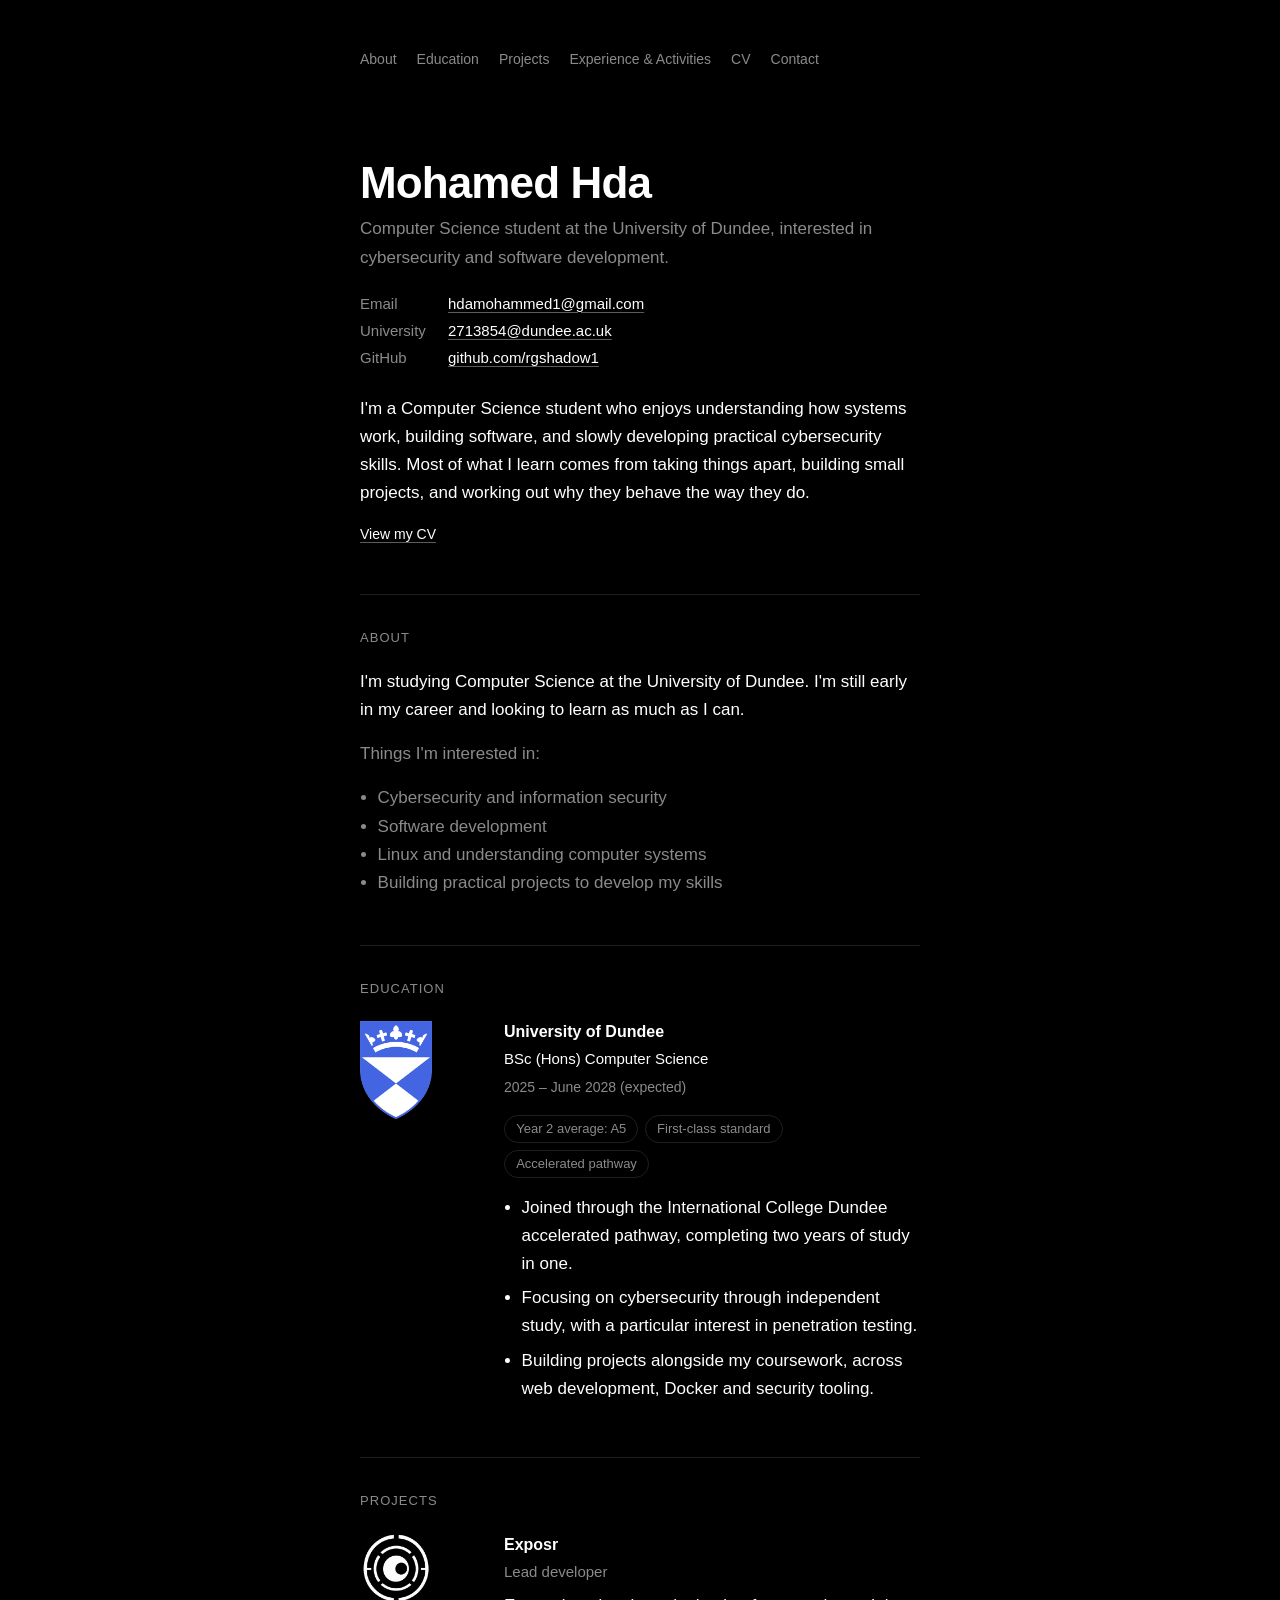
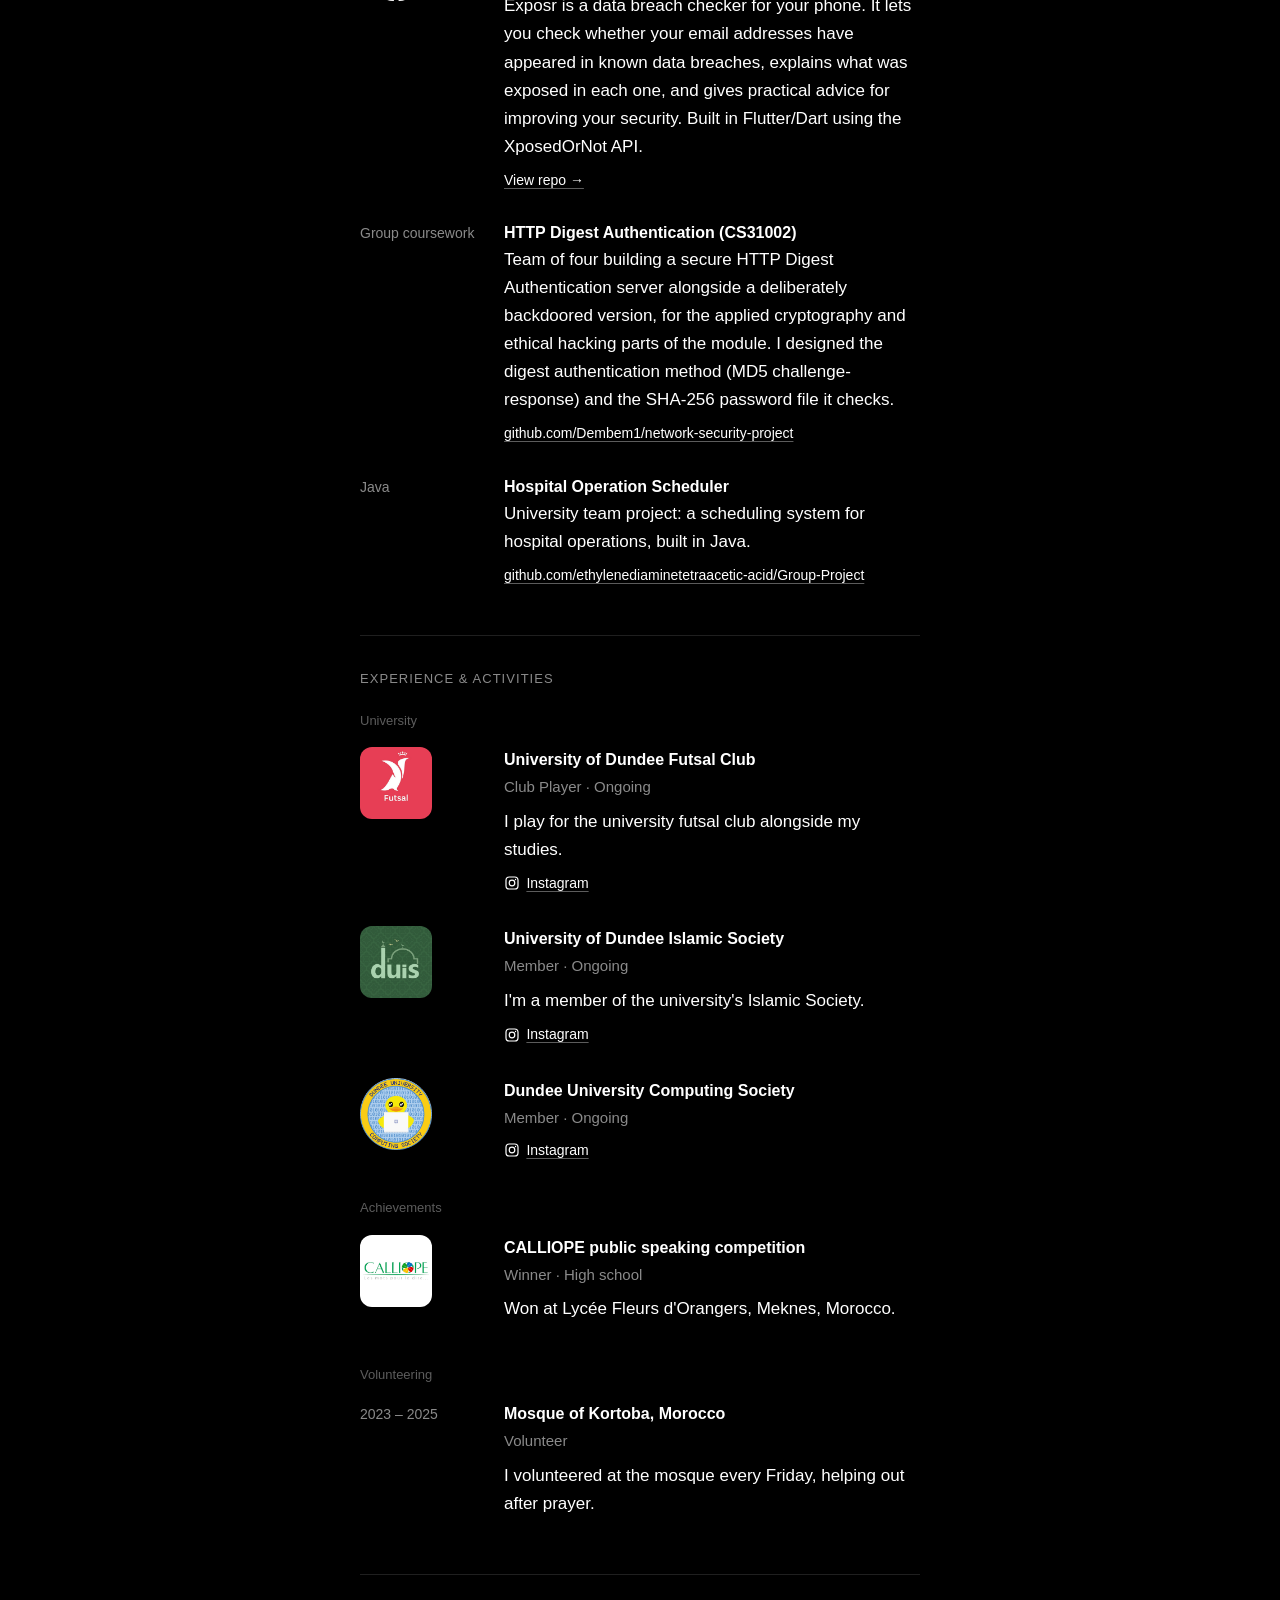
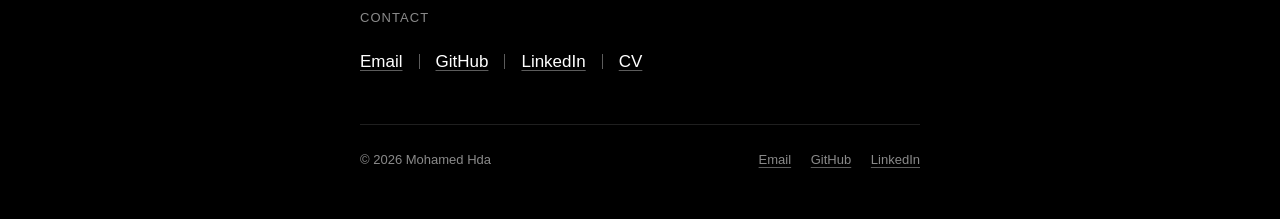
<file: index.html>
<!doctype html>
<html lang="en">
<head>
  <meta charset="utf-8">
  <meta name="viewport" content="width=device-width, initial-scale=1">
  <title>Mohamed Hda</title>
  <meta name="description" content="Mohamed Hda is a Computer Science student at the University of Dundee, interested in cybersecurity and software development.">
  <meta name="theme-color" content="#000000">
  <meta name="color-scheme" content="dark">
  <meta property="og:title" content="Mohamed Hda">
  <meta property="og:description" content="Computer Science student at the University of Dundee, interested in cybersecurity and software development.">
  <meta property="og:type" content="website">
  <link rel="icon" href="assets/favicon.svg" type="image/svg+xml">
  <link rel="stylesheet" href="assets/style.css?v=2">
</head>
<body>
  <a class="skip" href="#main">Skip to content</a>

  <div class="wrap">
    <nav class="nav" aria-label="Main">
      <a href="#about">About</a>
      <a href="#education">Education</a>
      <a href="#projects">Projects</a>
      <a href="#experience">Experience &amp; Activities</a>
      <a href="cv/">CV</a>
      <a href="#contact">Contact</a>
    </nav>

    <main id="main">
      <header>
        <h1>Mohamed Hda</h1>
        <p class="lede">Computer Science student at the University of Dundee, interested in cybersecurity and software development.</p>

        <ul class="contact-lines">
          <li><span class="label">Email</span><a href="mailto:hdamohammed1@gmail.com">hdamohammed1@gmail.com</a></li>
          <li><span class="label">University</span><a href="mailto:2713854@dundee.ac.uk">2713854@dundee.ac.uk</a></li>
          <li><span class="label">GitHub</span><a href="https://github.com/rgshadow1" rel="me noopener">github.com/rgshadow1</a></li>
        </ul>

        <p>
          I'm a Computer Science student who enjoys understanding how systems work, building software, and slowly developing practical cybersecurity skills. Most of what I learn comes from taking things apart, building small projects, and working out why they behave the way they do.
        </p>
        <p class="small muted">
          <a href="cv/">View my CV</a>
        </p>
      </header>

      <section id="about" aria-labelledby="about-h">
        <h2 id="about-h">About</h2>
        <p>I'm studying Computer Science at the University of Dundee. I'm still early in my career and looking to learn as much as I can.</p>
        <p class="muted">Things I'm interested in:</p>
        <ul class="muted" style="margin:0 0 0 1.1rem;padding:0">
          <li>Cybersecurity and information security</li>
          <li>Software development</li>
          <li>Linux and understanding computer systems</li>
          <li>Building practical projects to develop my skills</li>
        </ul>
      </section>

      <section id="education" aria-labelledby="education-h">
        <h2 id="education-h">Education</h2>

        <article class="edu">
          <img class="edu-logo" src="assets/dundee-logo.png" width="265" height="360" alt="University of Dundee crest">
          <div>
            <h3>University of Dundee</h3>
            <p class="role">BSc (Hons) Computer Science</p>
            <p class="when">2025 &ndash; June 2028 (expected)</p>

            <ul class="chips">
              <li>Year 2 average: A5</li>
              <li>First-class standard</li>
              <li>Accelerated pathway</li>
            </ul>

            <ul class="bullets">
              <li>Joined through the International College Dundee accelerated pathway, completing two years of study in one.</li>
              <li>Focusing on cybersecurity through independent study, with a particular interest in penetration testing.</li>
              <li>Building projects alongside my coursework, across web development, Docker and security tooling.</li>
            </ul>
          </div>
        </article>
      </section>

      <section id="projects" aria-labelledby="projects-h">
        <h2 id="projects-h">Projects</h2>

        <article class="entry entry-logo-row">
          <img class="project-logo" src="assets/exposr-logo.png" width="256" height="256" alt="Exposr logo">
          <div>
            <h3>Exposr</h3>
            <p class="role">Lead developer</p>
            <p>Exposr is a data breach checker for your phone. It lets you check whether your email addresses have appeared in known data breaches, explains what was exposed in each one, and gives practical advice for improving your security. Built in Flutter/Dart using the XposedOrNot API.</p>
            <ul class="meta"><li><a href="https://github.com/rgshadow1/Exposr" rel="noopener">View repo &rarr;</a></li></ul>
          </div>
        </article>

        <article class="entry">
          <div class="when">Group coursework</div>
          <div>
            <h3>HTTP Digest Authentication (CS31002)</h3>
            <p>Team of four building a secure HTTP Digest Authentication server alongside a deliberately backdoored version, for the applied cryptography and ethical hacking parts of the module. I designed the digest authentication method (MD5 challenge-response) and the SHA-256 password file it checks.</p>
            <ul class="meta"><li><a href="https://github.com/Dembem1/network-security-project" rel="noopener">github.com/Dembem1/network-security-project</a></li></ul>
          </div>
        </article>

        <article class="entry">
          <div class="when">Java</div>
          <div>
            <h3>Hospital Operation Scheduler</h3>
            <p>University team project: a scheduling system for hospital operations, built in Java.</p>
            <ul class="meta"><li><a href="https://github.com/ethylenediaminetetraacetic-acid/Group-Project" rel="noopener">github.com/ethylenediaminetetraacetic-acid/Group-Project</a></li></ul>
          </div>
        </article>

      </section>

      <section id="experience" aria-labelledby="experience-h">
        <h2 id="experience-h">Experience &amp; Activities</h2>

        <p class="group-label">University</p>

        <article class="entry">
          <img class="project-logo org-logo" src="assets/futsal-logo.png" width="256" height="256" alt="University of Dundee Futsal Club logo">
          <div>
            <h3>University of Dundee Futsal Club</h3>
            <p class="role">Club Player &middot; Ongoing</p>
            <p>I play for the university futsal club alongside my studies.</p>
            <ul class="meta"><li><a class="ig" href="https://www.instagram.com/dundeeunifutsal/" rel="noopener"><svg viewBox="0 0 24 24" width="16" height="16" fill="none" stroke="currentColor" stroke-width="1.8" aria-hidden="true"><rect x="3" y="3" width="18" height="18" rx="5"/><circle cx="12" cy="12" r="4.2"/><circle cx="17.3" cy="6.7" r="1" fill="currentColor" stroke="none"/></svg>Instagram</a></li></ul>
          </div>
        </article>

        <article class="entry">
          <img class="project-logo org-logo" src="assets/duis-logo.png" width="256" height="256" alt="Dundee University Islamic Society logo">
          <div>
            <h3>University of Dundee Islamic Society</h3>
            <p class="role">Member &middot; Ongoing</p>
            <p>I'm a member of the university's Islamic Society.</p>
            <ul class="meta"><li><a class="ig" href="https://www.instagram.com/duis_islamicsociety/" rel="noopener"><svg viewBox="0 0 24 24" width="16" height="16" fill="none" stroke="currentColor" stroke-width="1.8" aria-hidden="true"><rect x="3" y="3" width="18" height="18" rx="5"/><circle cx="12" cy="12" r="4.2"/><circle cx="17.3" cy="6.7" r="1" fill="currentColor" stroke="none"/></svg>Instagram</a></li></ul>
          </div>
        </article>

        <article class="entry">
          <img class="project-logo org-logo" src="assets/compsoc-logo.png" width="256" height="256" alt="Dundee University Computing Society logo">
          <div>
            <h3>Dundee University Computing Society</h3>
            <p class="role">Member &middot; Ongoing</p>
            <ul class="meta"><li><a class="ig" href="https://www.instagram.com/uodcompsoc/" rel="noopener"><svg viewBox="0 0 24 24" width="16" height="16" fill="none" stroke="currentColor" stroke-width="1.8" aria-hidden="true"><rect x="3" y="3" width="18" height="18" rx="5"/><circle cx="12" cy="12" r="4.2"/><circle cx="17.3" cy="6.7" r="1" fill="currentColor" stroke="none"/></svg>Instagram</a></li></ul>
          </div>
        </article>

        <p class="group-label">Achievements</p>

        <article class="entry">
          <img class="project-logo org-logo" src="assets/calliope-logo.png" width="256" height="256" alt="CALLIOPE logo">
          <div>
            <h3>CALLIOPE public speaking competition</h3>
            <p class="role">Winner &middot; High school</p>
            <p>Won at Lyc&eacute;e Fleurs d'Orangers, Meknes, Morocco.</p>
          </div>
        </article>

        <p class="group-label">Volunteering</p>

        <article class="entry">
          <div class="when">2023 &ndash; 2025</div>
          <div>
            <h3>Mosque of Kortoba, Morocco</h3>
            <p class="role">Volunteer</p>
            <p>I volunteered at the mosque every Friday, helping out after prayer.</p>
          </div>
        </article>
      </section>

      <section id="contact" aria-labelledby="contact-h">
        <h2 id="contact-h">Contact</h2>
        <ul class="links-line">
          <li><a href="mailto:hdamohammed1@gmail.com">Email</a></li>
          <li><a href="https://github.com/rgshadow1" rel="me noopener">GitHub</a></li>
          <li><a href="https://www.linkedin.com/in/mohamed-hda-27576a401/" rel="me noopener">LinkedIn</a></li>
          <li><a href="cv/">CV</a></li>
        </ul>
      </section>
    </main>
  </div>

  <footer>
    <span>&copy; 2026 Mohamed Hda</span>
    <span class="foot-links">
      <a href="mailto:hdamohammed1@gmail.com">Email</a>
      <a href="https://github.com/rgshadow1" rel="me noopener">GitHub</a>
      <a href="https://www.linkedin.com/in/mohamed-hda-27576a401/" rel="me noopener">LinkedIn</a>
    </span>
  </footer>
</body>
</html>
</file>
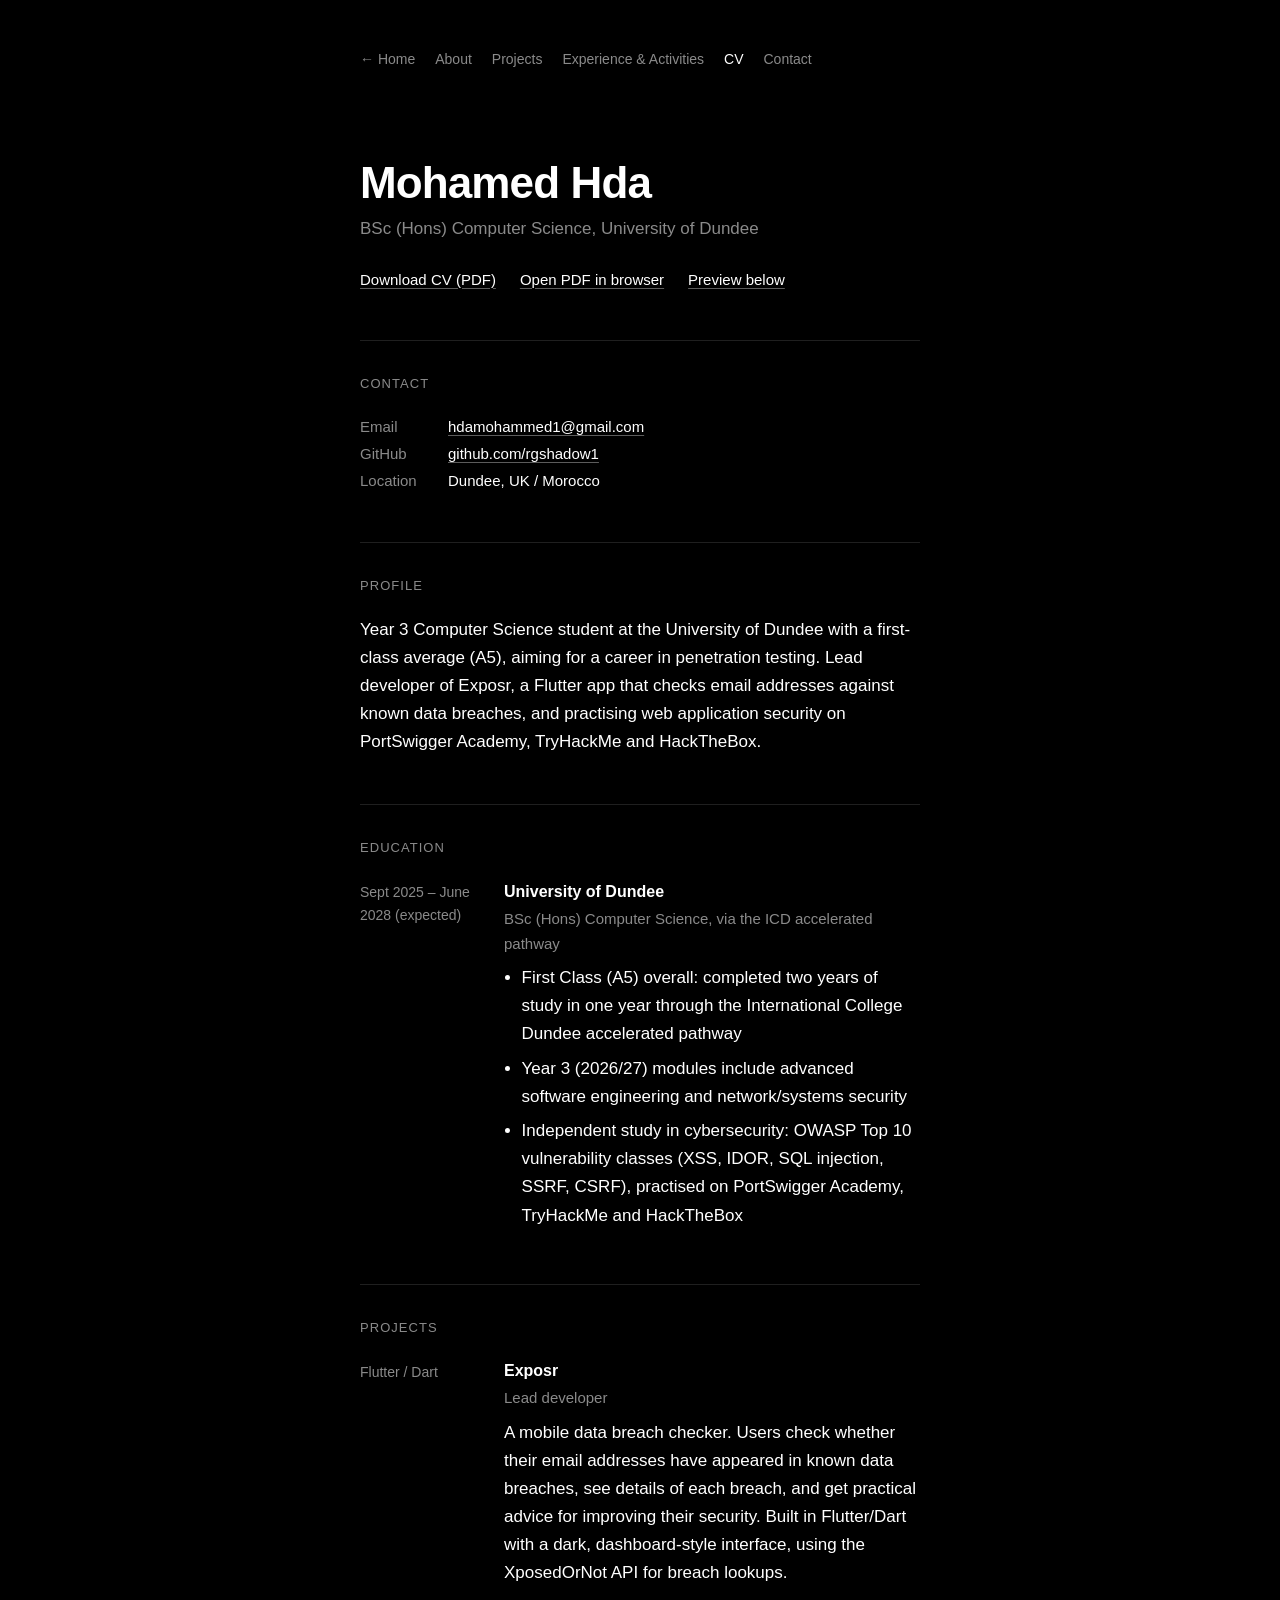
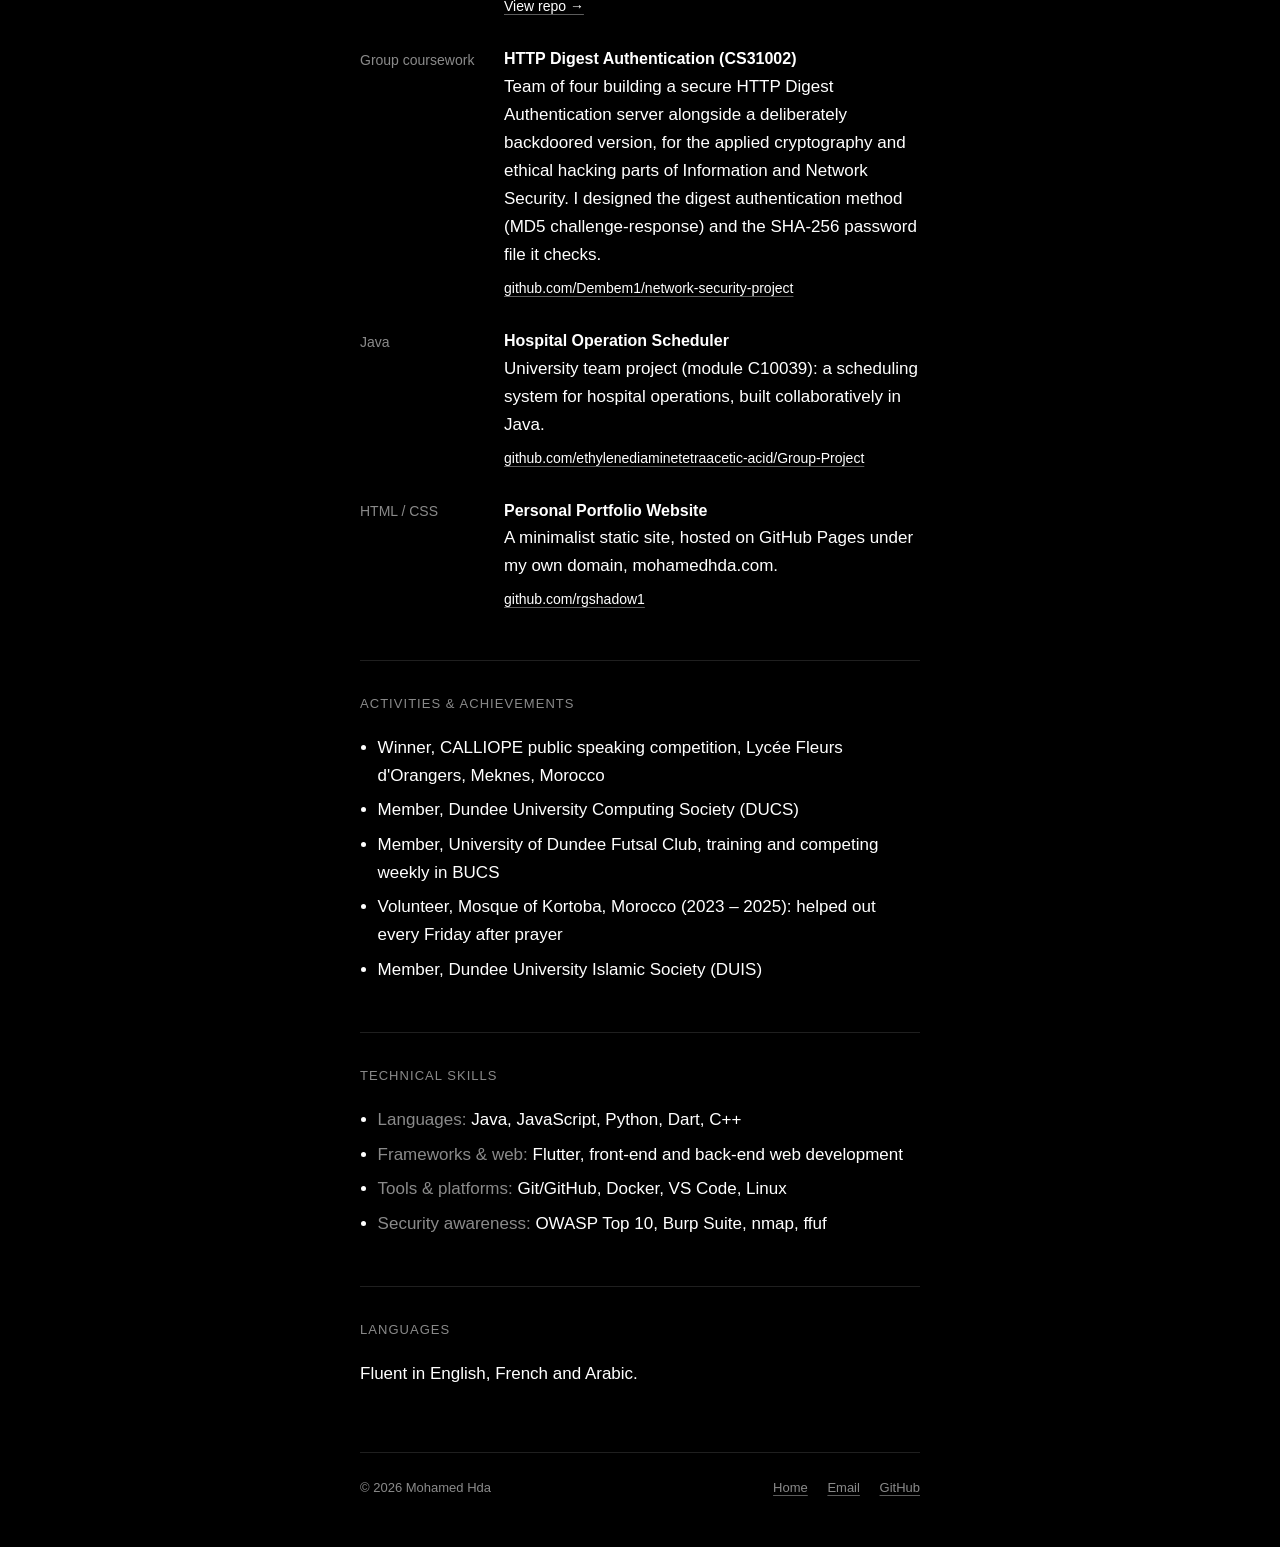
<file: cv/index.html>
<!doctype html>
<html lang="en">
<head>
  <meta charset="utf-8">
  <meta name="viewport" content="width=device-width, initial-scale=1">
  <title>CV | Mohamed Hda</title>
  <meta name="description" content="Curriculum vitae of Mohamed Hda, Computer Science student at the University of Dundee.">
  <meta name="theme-color" content="#000000">
  <meta name="color-scheme" content="dark">
  <link rel="icon" href="../assets/favicon.svg" type="image/svg+xml">
  <link rel="stylesheet" href="../assets/style.css">
</head>
<body>
  <a class="skip" href="#main">Skip to content</a>

  <div class="wrap">
    <nav class="nav" aria-label="Main">
      <a href="../">&larr; Home</a>
      <a href="../#about">About</a>
      <a href="../#projects">Projects</a>
      <a href="../#experience">Experience &amp; Activities</a>
      <a href="./" aria-current="page">CV</a>
      <a href="../#contact">Contact</a>
    </nav>

    <main id="main">
      <header>
        <h1>Mohamed Hda</h1>
        <p class="lede">BSc (Hons) Computer Science, University of Dundee</p>

        <ul class="cv-actions">
          <!-- These point at assets/cv.pdf. To update your CV, replace that file (same name). -->
          <li><a href="../assets/cv.pdf" download="Mohamed-Hda-CV.pdf">Download CV (PDF)</a></li>
          <li><a href="../assets/cv.pdf" target="_blank" rel="noopener">Open PDF in browser</a></li>
          <li><a href="#viewer">Preview below</a></li>
        </ul>
      </header>

      <section aria-labelledby="contact-h">
        <h2 id="contact-h">Contact</h2>
        <ul class="contact-lines">
          <li><span class="label">Email</span><a href="mailto:hdamohammed1@gmail.com">hdamohammed1@gmail.com</a></li>
          <li><span class="label">GitHub</span><a href="https://github.com/rgshadow1" rel="me noopener">github.com/rgshadow1</a></li>
          <li><span class="label">Location</span>Dundee, UK / Morocco</li>
        </ul>
      </section>

      <section aria-labelledby="profile-h">
        <h2 id="profile-h">Profile</h2>
        <p>Year 3 Computer Science student at the University of Dundee with a first-class average (A5), aiming for a career in penetration testing. Lead developer of Exposr, a Flutter app that checks email addresses against known data breaches, and practising web application security on PortSwigger Academy, TryHackMe and HackTheBox.</p>
      </section>

      <section aria-labelledby="edu-h">
        <h2 id="edu-h">Education</h2>
        <article class="entry">
          <div class="when">Sept 2025 &ndash; June 2028 (expected)</div>
          <div>
            <h3>University of Dundee</h3>
            <p class="role">BSc (Hons) Computer Science, via the ICD accelerated pathway</p>
            <ul class="bullets">
              <li>First Class (A5) overall: completed two years of study in one year through the International College Dundee accelerated pathway</li>
              <li>Year 3 (2026/27) modules include advanced software engineering and network/systems security</li>
              <li>Independent study in cybersecurity: OWASP Top 10 vulnerability classes (XSS, IDOR, SQL injection, SSRF, CSRF), practised on PortSwigger Academy, TryHackMe and HackTheBox</li>
            </ul>
          </div>
        </article>
      </section>

      <section aria-labelledby="proj-h">
        <h2 id="proj-h">Projects</h2>
        <article class="entry">
          <div class="when">Flutter / Dart</div>
          <div>
            <h3>Exposr</h3>
            <p class="role">Lead developer</p>
            <p>A mobile data breach checker. Users check whether their email addresses have appeared in known data breaches, see details of each breach, and get practical advice for improving their security. Built in Flutter/Dart with a dark, dashboard-style interface, using the XposedOrNot API for breach lookups.</p>
            <ul class="meta"><li><a href="https://github.com/rgshadow1/Exposr" rel="noopener">View repo &rarr;</a></li></ul>
          </div>
        </article>
        <article class="entry">
          <div class="when">Group coursework</div>
          <div>
            <h3>HTTP Digest Authentication (CS31002)</h3>
            <p>Team of four building a secure HTTP Digest Authentication server alongside a deliberately backdoored version, for the applied cryptography and ethical hacking parts of Information and Network Security. I designed the digest authentication method (MD5 challenge-response) and the SHA-256 password file it checks.</p>
            <ul class="meta"><li><a href="https://github.com/Dembem1/network-security-project" rel="noopener">github.com/Dembem1/network-security-project</a></li></ul>
          </div>
        </article>
        <article class="entry">
          <div class="when">Java</div>
          <div>
            <h3>Hospital Operation Scheduler</h3>
            <p>University team project (module C10039): a scheduling system for hospital operations, built collaboratively in Java.</p>
            <ul class="meta"><li><a href="https://github.com/ethylenediaminetetraacetic-acid/Group-Project" rel="noopener">github.com/ethylenediaminetetraacetic-acid/Group-Project</a></li></ul>
          </div>
        </article>
        <article class="entry">
          <div class="when">HTML / CSS</div>
          <div>
            <h3>Personal Portfolio Website</h3>
            <p>A minimalist static site, hosted on GitHub Pages under my own domain, mohamedhda.com.</p>
            <ul class="meta"><li><a href="https://github.com/rgshadow1" rel="noopener">github.com/rgshadow1</a></li></ul>
          </div>
        </article>

      </section>

      <section aria-labelledby="act-h">
        <h2 id="act-h">Activities &amp; achievements</h2>
        <ul class="bullets">
          <li>Winner, CALLIOPE public speaking competition, Lyc&eacute;e Fleurs d'Orangers, Meknes, Morocco</li>
          <li>Member, Dundee University Computing Society (DUCS)</li>
          <li>Member, University of Dundee Futsal Club, training and competing weekly in BUCS</li>
          <li>Volunteer, Mosque of Kortoba, Morocco (2023 &ndash; 2025): helped out every Friday after prayer</li>
          <li>Member, Dundee University Islamic Society (DUIS)</li>
        </ul>
      </section>

      <section aria-labelledby="skills-h">
        <h2 id="skills-h">Technical skills</h2>
        <ul class="bullets">
          <li><span class="muted">Languages:</span> Java, JavaScript, Python, Dart, C++</li>
          <li><span class="muted">Frameworks &amp; web:</span> Flutter, front-end and back-end web development</li>
          <li><span class="muted">Tools &amp; platforms:</span> Git/GitHub, Docker, VS Code, Linux</li>
          <li><span class="muted">Security awareness:</span> OWASP Top 10, Burp Suite, nmap, ffuf</li>
        </ul>
      </section>

      <section aria-labelledby="lang-h">
        <h2 id="lang-h">Languages</h2>
        <p>Fluent in English, French and Arabic.</p>
      </section>

      <section id="viewer" class="cv-viewer" aria-labelledby="viewer-h">
        <h2 id="viewer-h">PDF preview</h2>
        <iframe src="../assets/cv.pdf" title="CV PDF preview"></iframe>
        <p class="small muted">If the preview does not appear, <a href="../assets/cv.pdf" target="_blank" rel="noopener">open the PDF directly</a>.</p>
      </section>
    </main>
  </div>

  <footer>
    <span>&copy; 2026 Mohamed Hda</span>
    <span class="foot-links">
      <a href="../">Home</a>
      <a href="mailto:hdamohammed1@gmail.com">Email</a>
      <a href="https://github.com/rgshadow1" rel="me noopener">GitHub</a>
    </span>
  </footer>
</body>
</html>
</file>
<file: assets/style.css>
/* Personal site: Mohamed Hda
   Black background, white text, muted grey secondary text. No dependencies. */

:root {
  --bg: #000000;
  --fg: #ffffff;
  --muted: #8a8a8a;
  --faint: #5c5c5c;
  --line: #1f1f1f;
  --measure: 38rem;
}

*,
*::before,
*::after {
  box-sizing: border-box;
}

html {
  background: var(--bg);
  color-scheme: dark;
  -webkit-text-size-adjust: 100%;
}

body {
  margin: 0;
  background: var(--bg);
  color: var(--fg);
  font-family: -apple-system, BlinkMacSystemFont, "Inter", "Segoe UI", Roboto,
    "Helvetica Neue", Arial, sans-serif;
  font-size: clamp(1rem, 0.96rem + 0.2vw, 1.0625rem);
  line-height: 1.65;
  -webkit-font-smoothing: antialiased;
  text-rendering: optimizeLegibility;
}

.wrap {
  max-width: var(--measure);
  margin: 0 auto;
  padding: clamp(1.5rem, 5vw, 3rem) 1.5rem 3rem;
}

/* ---------- Links ---------- */
a {
  color: var(--fg);
  text-decoration: underline;
  text-decoration-color: var(--faint);
  text-underline-offset: 0.2em;
  text-decoration-thickness: 1px;
  transition: opacity 0.15s ease, text-decoration-color 0.15s ease;
}

a:hover {
  opacity: 0.65;
  text-decoration-color: var(--fg);
}

a:focus-visible {
  outline: 2px solid var(--fg);
  outline-offset: 3px;
  border-radius: 2px;
}

.skip {
  position: absolute;
  left: -999px;
  top: 0;
  background: var(--fg);
  color: var(--bg);
  padding: 0.5rem 0.75rem;
  z-index: 10;
}

.skip:focus {
  left: 0.5rem;
  top: 0.5rem;
}

/* ---------- Navigation ---------- */
.nav {
  display: flex;
  flex-wrap: wrap;
  gap: 0.25rem 1.25rem;
  font-size: 0.875rem;
  margin-bottom: clamp(3rem, 9vw, 5.5rem);
}

.nav a {
  color: var(--muted);
  text-decoration: none;
}

.nav a:hover,
.nav a[aria-current="page"] {
  color: var(--fg);
  opacity: 1;
}

.nav a:hover {
  text-decoration: underline;
  text-decoration-color: var(--fg);
}

/* ---------- Headings and text ---------- */
h1 {
  margin: 0 0 0.5rem;
  font-size: clamp(2rem, 1.4rem + 2.6vw, 2.75rem);
  line-height: 1.1;
  font-weight: 600;
  letter-spacing: -0.02em;
}

h2 {
  margin: 0 0 1.25rem;
  font-size: 0.8125rem;
  font-weight: 500;
  letter-spacing: 0.08em;
  text-transform: uppercase;
  color: var(--muted);
}

h3 {
  margin: 0;
  font-size: 1rem;
  font-weight: 600;
}

p {
  margin: 0 0 1rem;
}

.lede {
  color: var(--muted);
  margin-bottom: 1.25rem;
}

.muted {
  color: var(--muted);
}

.small {
  font-size: 0.875rem;
}

.contact-lines {
  margin: 0 0 1.5rem;
  padding: 0;
  list-style: none;
  font-size: 0.9375rem;
}

.contact-lines li {
  margin: 0.15rem 0;
}

.contact-lines .label {
  display: inline-block;
  min-width: 5.5rem;
  color: var(--muted);
}

/* ---------- Sections ---------- */
section {
  border-top: 1px solid var(--line);
  padding-top: 2rem;
  margin-top: 3rem;
  scroll-margin-top: 1.5rem;
}

.intro {
  margin-top: 2.25rem;
}

/* ---------- Entries (projects / experience) ---------- */
.entry {
  display: grid;
  grid-template-columns: 7.5rem 1fr;
  gap: 0.25rem 1.5rem;
  margin-bottom: 1.75rem;
}

.entry:last-child {
  margin-bottom: 0;
}

.entry .when {
  color: var(--muted);
  font-size: 0.875rem;
  padding-top: 0.15rem;
}

.entry .role {
  color: var(--muted);
  font-size: 0.9375rem;
  margin: 0.1rem 0 0.5rem;
}

.entry p {
  margin: 0 0 0.5rem;
}

.meta {
  margin: 0.5rem 0 0;
  padding: 0;
  list-style: none;
  color: var(--muted);
  font-size: 0.875rem;
}

.meta li {
  display: inline;
}

.meta li + li::before {
  content: "\00b7";
  margin: 0 0.5rem;
  color: var(--faint);
}

.project-logo,
.org-logo {
  width: 4.5rem;
  height: auto;
  align-self: start;
}

.org-logo {
  border-radius: 0.75rem;
}

.ig {
  display: inline-flex;
  align-items: center;
  gap: 0.4rem;
}

.ig svg {
  flex: none;
}

.bullets {
  margin: 0.5rem 0 0 1.1rem;
  padding: 0;
}

.bullets li {
  margin: 0 0 0.4rem;
}

/* ---------- Education ---------- */
.edu {
  display: grid;
  grid-template-columns: 7.5rem 1fr;
  gap: 0.25rem 1.5rem;
}

.edu-logo {
  width: 4.5rem;
  height: auto;
  align-self: start;
  margin-top: 0.15rem;
}

.edu .role {
  color: var(--fg);
  font-size: 0.9375rem;
  margin: 0.1rem 0 0.25rem;
}

.edu .when {
  color: var(--muted);
  font-size: 0.875rem;
  margin: 0 0 1rem;
}

.chips {
  display: flex;
  flex-wrap: wrap;
  gap: 0.4rem;
  margin: 0 0 1rem;
  padding: 0;
  list-style: none;
}

.chips li {
  border: 1px solid var(--line);
  border-radius: 999px;
  padding: 0.15rem 0.7rem;
  font-size: 0.8125rem;
  color: var(--muted);
}

.group-label {
  margin: 2rem 0 1rem;
  font-size: 0.8125rem;
  color: var(--faint);
}

.group-label:first-of-type {
  margin-top: 0;
}

/* ---------- Contact line ---------- */
.links-line {
  display: flex;
  flex-wrap: wrap;
  list-style: none;
  margin: 0;
  padding: 0;
}

.links-line li + li::before {
  content: "";
  display: inline-block;
  width: 1px;
  height: 0.9em;
  background: var(--faint);
  margin: 0 1rem;
  vertical-align: -0.1em;
}

/* ---------- CV page ---------- */
.cv-actions {
  display: flex;
  flex-wrap: wrap;
  gap: 0.25rem 1.5rem;
  margin: 1.5rem 0 0;
  padding: 0;
  list-style: none;
  font-size: 0.9375rem;
}

.cv-note {
  margin-top: 1.5rem;
  padding: 0.75rem 0 0.75rem 1rem;
  border-left: 1px solid var(--faint);
  color: var(--muted);
  font-size: 0.875rem;
}

.placeholder {
  color: var(--faint);
  font-style: italic;
}

.cv-viewer {
  display: none;
  margin-top: 2rem;
}

.cv-viewer:target {
  display: block;
}

.cv-viewer iframe {
  width: 100%;
  height: 80vh;
  border: 1px solid var(--line);
  background: #111;
}

/* ---------- Footer ---------- */
footer {
  max-width: calc(var(--measure) - 3rem);
  width: calc(100% - 3rem);
  margin: 0 auto;
  padding: 1.5rem 0 3rem;
  border-top: 1px solid var(--line);
  display: flex;
  flex-wrap: wrap;
  justify-content: space-between;
  gap: 0.5rem 1.5rem;
  color: var(--muted);
  font-size: 0.8125rem;
}

footer a {
  color: var(--muted);
}

footer .foot-links a + a {
  margin-left: 1rem;
}

/* ---------- Responsive ---------- */
@media (max-width: 34rem) {
  .edu {
    grid-template-columns: 1fr;
    gap: 1rem;
  }

  .edu-logo {
    width: 3.5rem;
  }

  .entry {
    grid-template-columns: 1fr;
    gap: 0.1rem;
  }

  .project-logo,
  .org-logo {
    width: 3.5rem;
    margin-bottom: 0.75rem;
  }

  .entry .when {
    order: -1;
    padding-top: 0;
  }

  .contact-lines .label {
    display: block;
    min-width: 0;
    font-size: 0.8125rem;
  }

  .contact-lines li {
    margin: 0.5rem 0;
  }
}

@media (prefers-reduced-motion: reduce) {
  * {
    transition: none !important;
  }
}

@media print {
  html,
  body {
    background: #fff;
    color: #000;
  }
  a {
    color: #000;
  }
  .nav,
  footer {
    display: none;
  }
}
</file>
